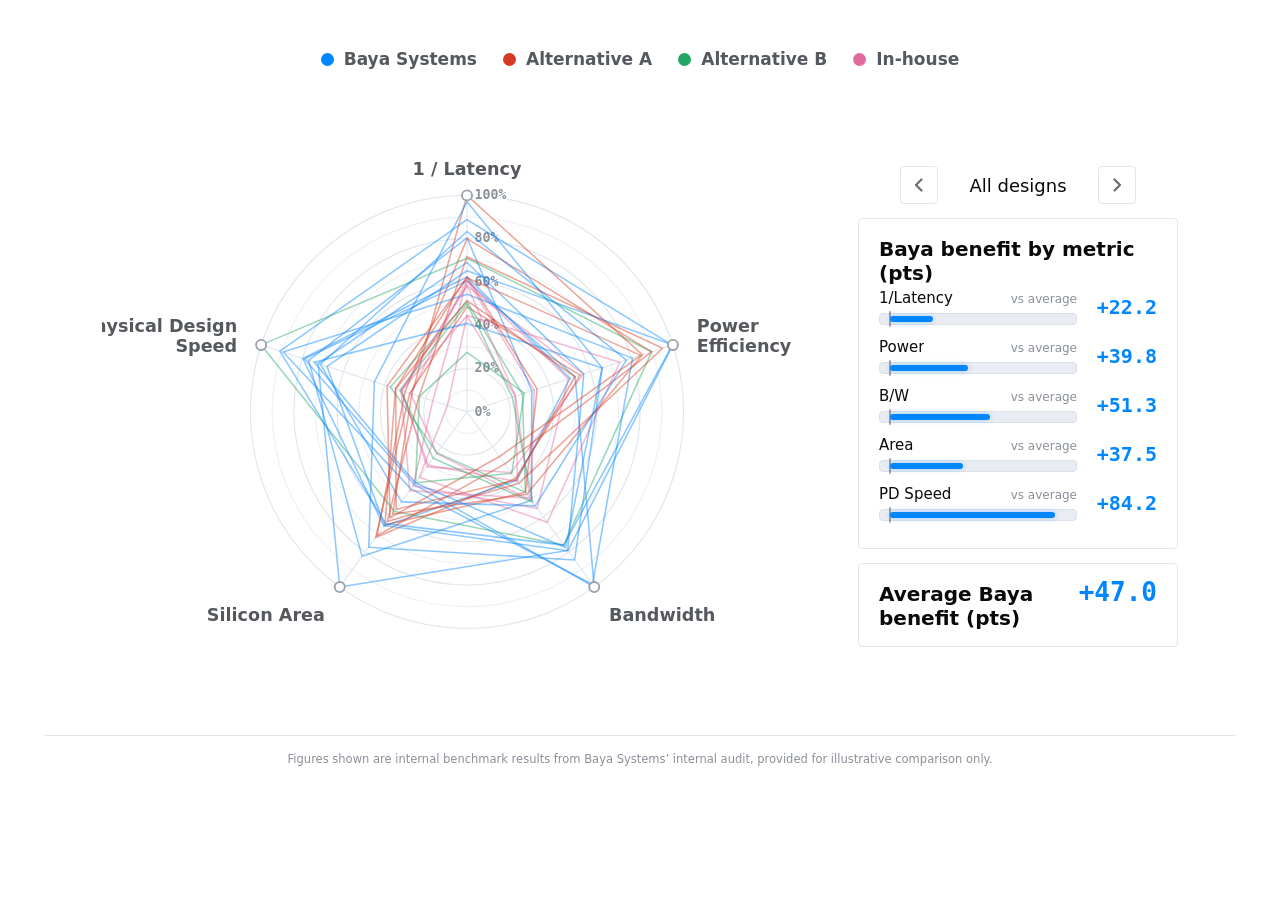
<file: index.html>
<!DOCTYPE html>
<html lang="en">
<head>
  <meta charset="utf-8">
  <meta name="viewport" content="width=device-width, initial-scale=1">
  <title>Benefits of Baya's solutions</title>
  <style>
    body { margin: 0; background: transparent; }
    .host { padding: 26px 40px 18px; }
    @media (max-width: 900px) { .host { padding: 20px 20px 14px; } }
    @media (max-width: 420px) { .host { padding: 12px 12px 10px; } }
  </style>
</head>
<body>
  <!-- ============================================================
       This page is just a host. To embed the section on the website,
       copy exactly this block (the div + the four scripts):
       ============================================================ -->
  <div class="host">
    <div id="baya-portfolio"></div>
  </div>

  <script src="baya-radar.js"></script>
  <script src="data.js"></script>
  <script src="portfolio.js"></script>
  <script>
    BayaPortfolio.mount("#baya-portfolio");
    // Optional: BayaPortfolio.mount("#baya-portfolio", { eyebrow: "…", title: "…" })
  </script>

  <!-- ============================================================
       Auto-resize: when this page is embedded in an iframe, tell the
       parent page our real content height so the iframe can match it
       instead of using a fixed height (which clips or wastes space on
       different screen sizes). See the paired listener snippet in the
       embed instructions.
       ============================================================ -->
  <script>
    (function () {
      if (window.parent === window) return;
      var lastH = 0;
      function send() {
        var h = Math.ceil(document.documentElement.scrollHeight);
        if (h !== lastH) {
          lastH = h;
          window.parent.postMessage({ type: "baya-portfolio-resize", height: h }, "*");
        }
      }
      if (window.ResizeObserver) {
        new ResizeObserver(send).observe(document.body);
      } else {
        window.addEventListener("resize", send);
        setInterval(send, 500);
      }
      window.addEventListener("load", send);
      send();
    })();
  </script>
</body>
</html>
</file>
